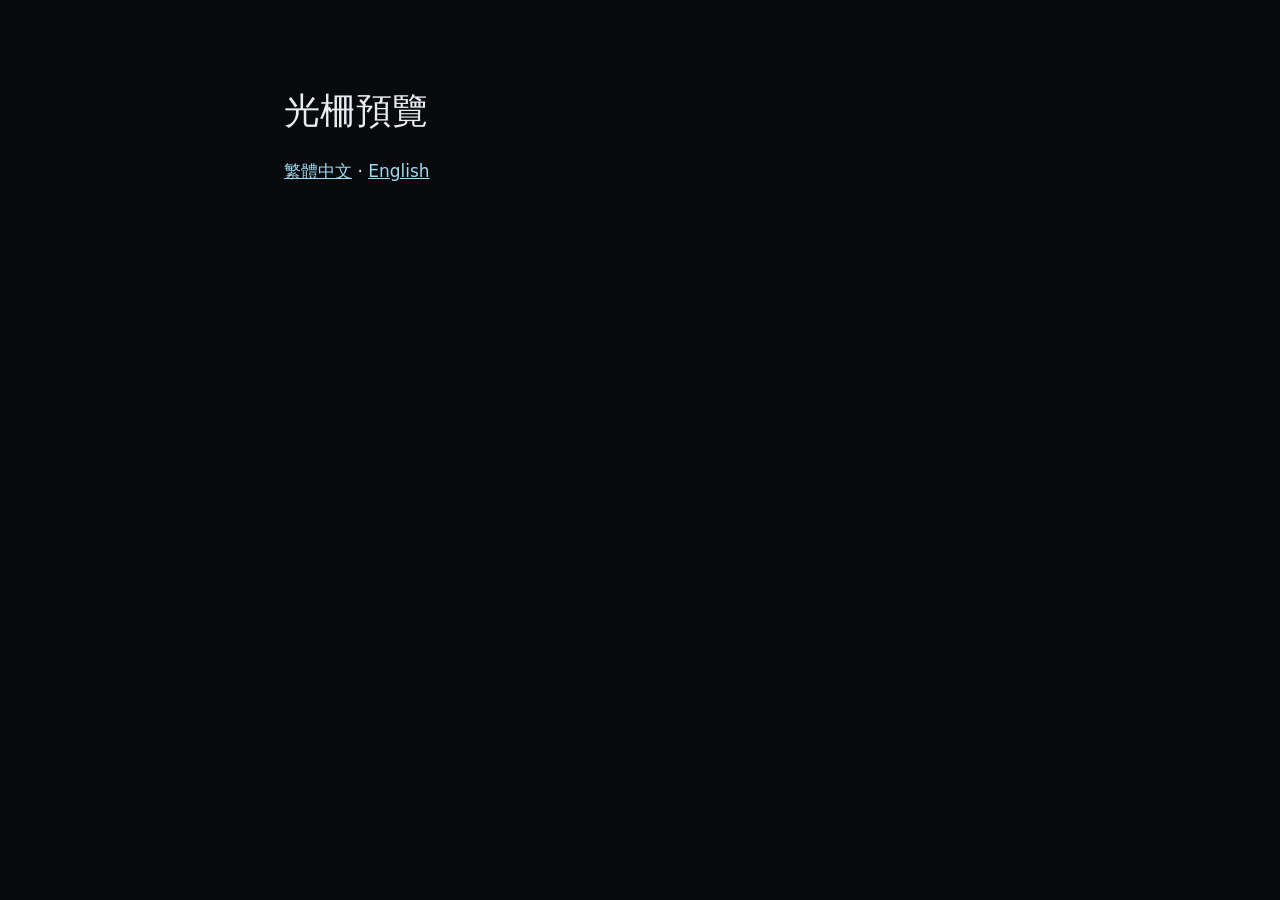
<file: index.html>
<!doctype html><html lang="zh-Hant"><meta charset="utf-8"><meta name="viewport" content="width=device-width,initial-scale=1"><title>光柵預覽 · 支援</title><link rel="stylesheet" href="style.css"><main><h1>光柵預覽</h1><p><a href="zh-Hant/support.html">繁體中文</a> · <a href="en/support.html">English</a></p></main></html>
</file>
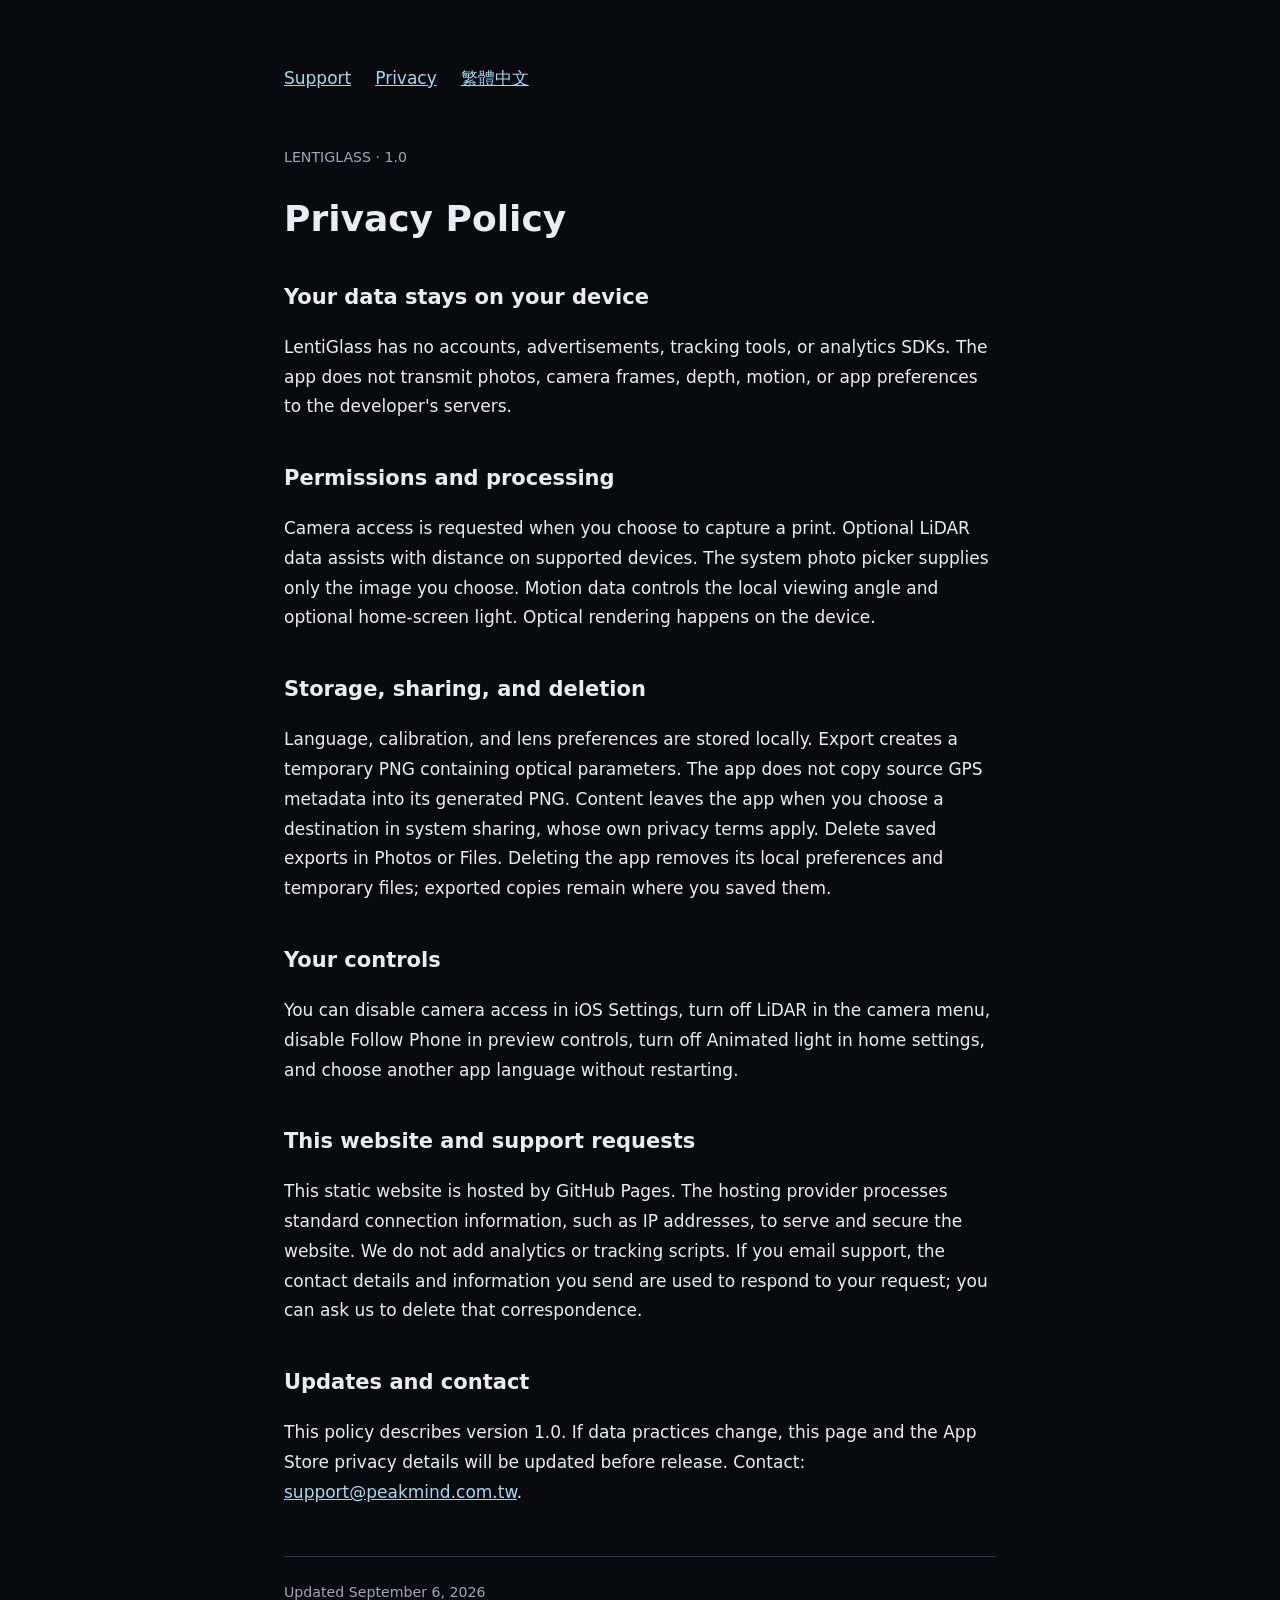
<file: en/privacy.html>
<!doctype html><html lang="en"><head><meta charset="utf-8"><meta name="viewport" content="width=device-width,initial-scale=1"><title>Privacy Policy · LentiGlass</title><link rel="stylesheet" href="../style.css"></head><body><main><nav><a href="support.html">Support</a><a href="privacy.html">Privacy</a><a href="../zh-Hant/privacy.html">繁體中文</a></nav><small>LENTIGLASS · 1.0</small><h1>Privacy Policy</h1><h2>Your data stays on your device</h2><p>LentiGlass has no accounts, advertisements, tracking tools, or analytics SDKs. The app does not transmit photos, camera frames, depth, motion, or app preferences to the developer&#x27;s servers.</p><h2>Permissions and processing</h2><p>Camera access is requested when you choose to capture a print. Optional LiDAR data assists with distance on supported devices. The system photo picker supplies only the image you choose. Motion data controls the local viewing angle and optional home-screen light. Optical rendering happens on the device.</p><h2>Storage, sharing, and deletion</h2><p>Language, calibration, and lens preferences are stored locally. Export creates a temporary PNG containing optical parameters. The app does not copy source GPS metadata into its generated PNG. Content leaves the app when you choose a destination in system sharing, whose own privacy terms apply. Delete saved exports in Photos or Files. Deleting the app removes its local preferences and temporary files; exported copies remain where you saved them.</p><h2>Your controls</h2><p>You can disable camera access in iOS Settings, turn off LiDAR in the camera menu, disable Follow Phone in preview controls, turn off Animated light in home settings, and choose another app language without restarting.</p><h2>This website and support requests</h2><p>This static website is hosted by GitHub Pages. The hosting provider processes standard connection information, such as IP addresses, to serve and secure the website. We do not add analytics or tracking scripts. If you email support, the contact details and information you send are used to respond to your request; you can ask us to delete that correspondence.</p><h2>Updates and contact</h2><p>This policy describes version 1.0. If data practices change, this page and the App Store privacy details will be updated before release. Contact: <a href="mailto:support@peakmind.com.tw">support@peakmind.com.tw</a>.</p><footer><small>Updated September 6, 2026</small></footer></main></body></html>
</file>
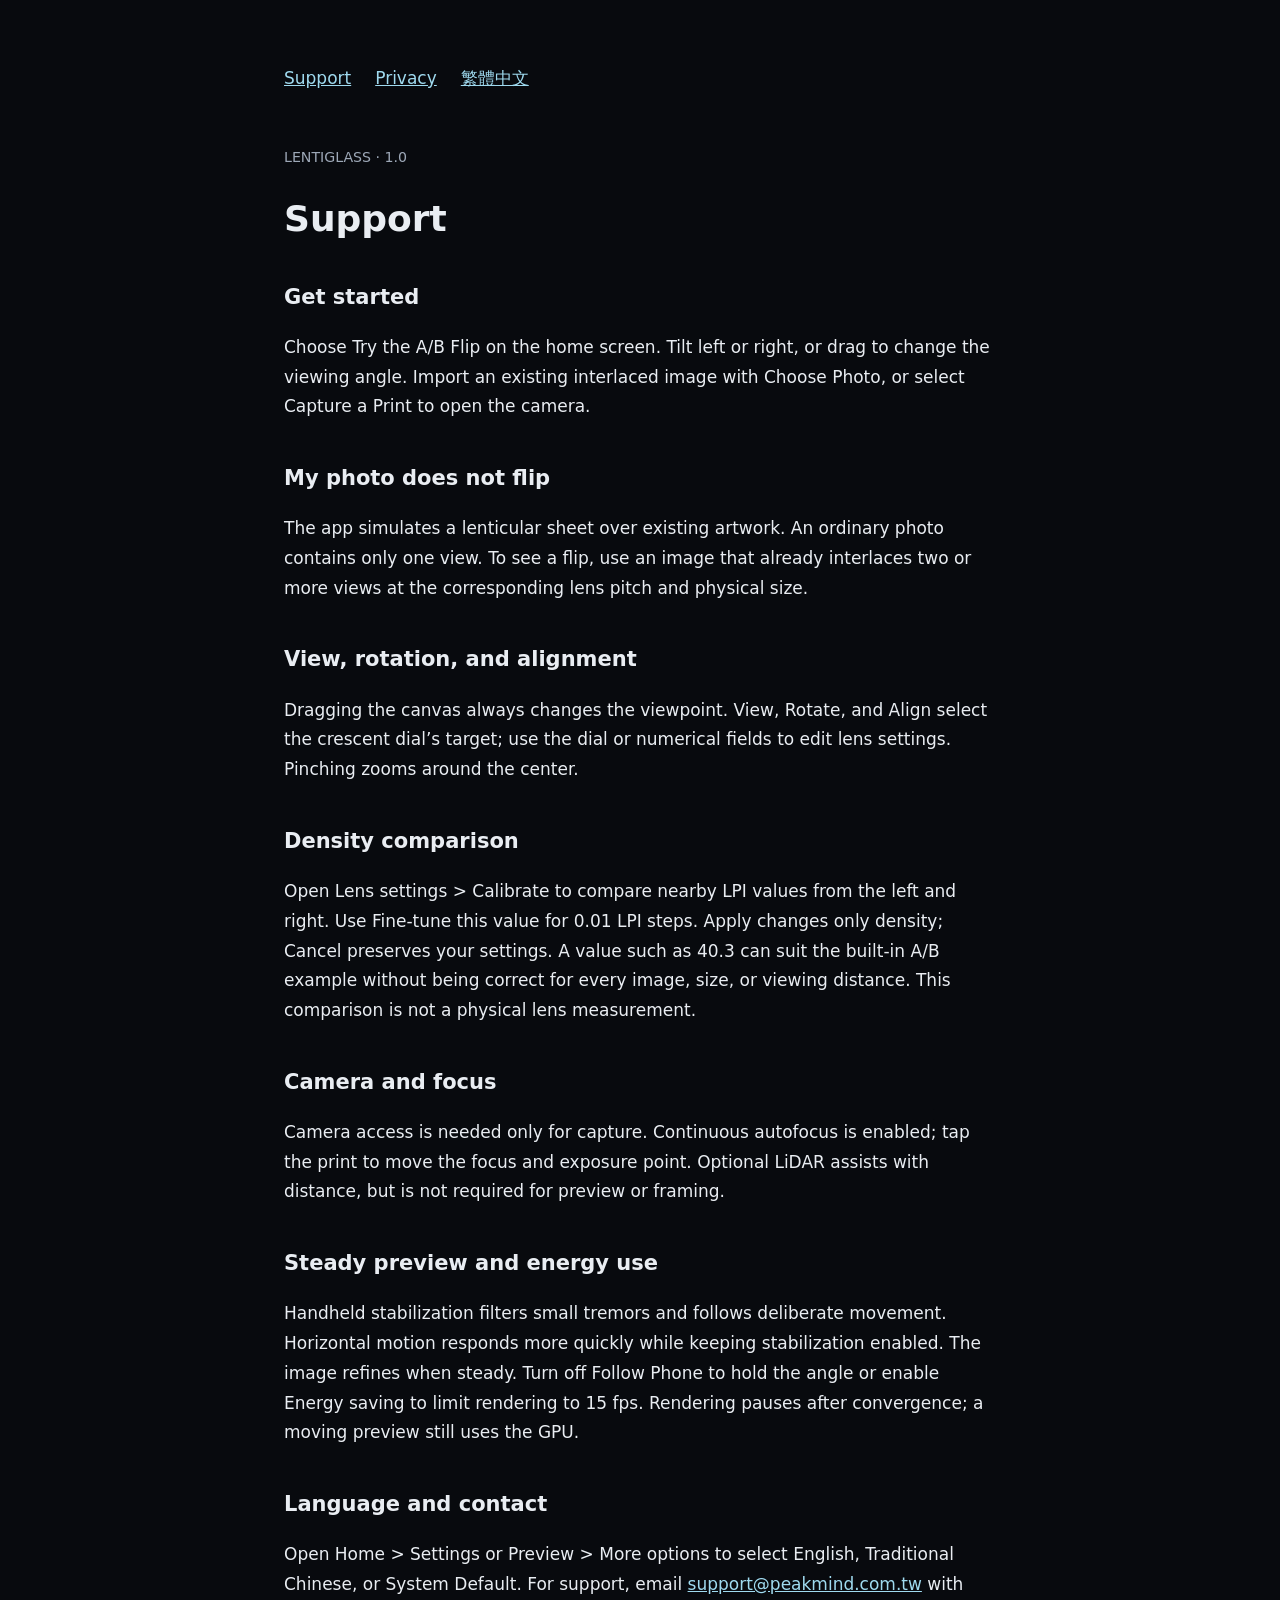
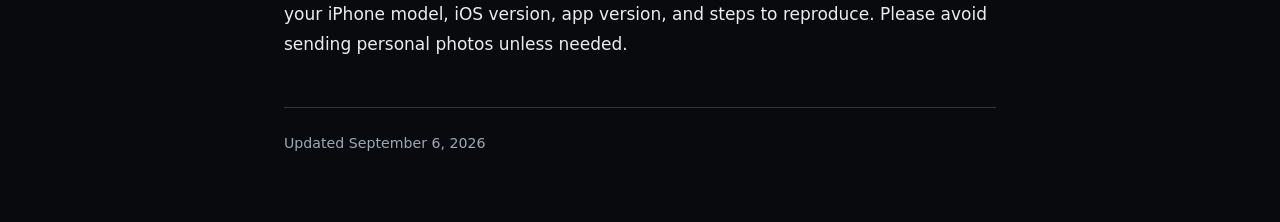
<file: en/support.html>
<!doctype html><html lang="en"><head><meta charset="utf-8"><meta name="viewport" content="width=device-width,initial-scale=1"><title>Support · LentiGlass</title><link rel="stylesheet" href="../style.css"></head><body><main><nav><a href="support.html">Support</a><a href="privacy.html">Privacy</a><a href="../zh-Hant/support.html">繁體中文</a></nav><small>LENTIGLASS · 1.0</small><h1>Support</h1><h2>Get started</h2><p>Choose Try the A/B Flip on the home screen. Tilt left or right, or drag to change the viewing angle. Import an existing interlaced image with Choose Photo, or select Capture a Print to open the camera.</p><h2>My photo does not flip</h2><p>The app simulates a lenticular sheet over existing artwork. An ordinary photo contains only one view. To see a flip, use an image that already interlaces two or more views at the corresponding lens pitch and physical size.</p><h2>View, rotation, and alignment</h2><p>Dragging the canvas always changes the viewpoint. View, Rotate, and Align select the crescent dial’s target; use the dial or numerical fields to edit lens settings. Pinching zooms around the center.</p><h2>Density comparison</h2><p>Open Lens settings &gt; Calibrate to compare nearby LPI values from the left and right. Use Fine-tune this value for 0.01 LPI steps. Apply changes only density; Cancel preserves your settings. A value such as 40.3 can suit the built-in A/B example without being correct for every image, size, or viewing distance. This comparison is not a physical lens measurement.</p><h2>Camera and focus</h2><p>Camera access is needed only for capture. Continuous autofocus is enabled; tap the print to move the focus and exposure point. Optional LiDAR assists with distance, but is not required for preview or framing.</p><h2>Steady preview and energy use</h2><p>Handheld stabilization filters small tremors and follows deliberate movement. Horizontal motion responds more quickly while keeping stabilization enabled. The image refines when steady. Turn off Follow Phone to hold the angle or enable Energy saving to limit rendering to 15 fps. Rendering pauses after convergence; a moving preview still uses the GPU.</p><h2>Language and contact</h2><p>Open Home &gt; Settings or Preview &gt; More options to select English, Traditional Chinese, or System Default. For support, email <a href="mailto:support@peakmind.com.tw">support@peakmind.com.tw</a> with your iPhone model, iOS version, app version, and steps to reproduce. Please avoid sending personal photos unless needed.</p><footer><small>Updated September 6, 2026</small></footer></main></body></html>
</file>
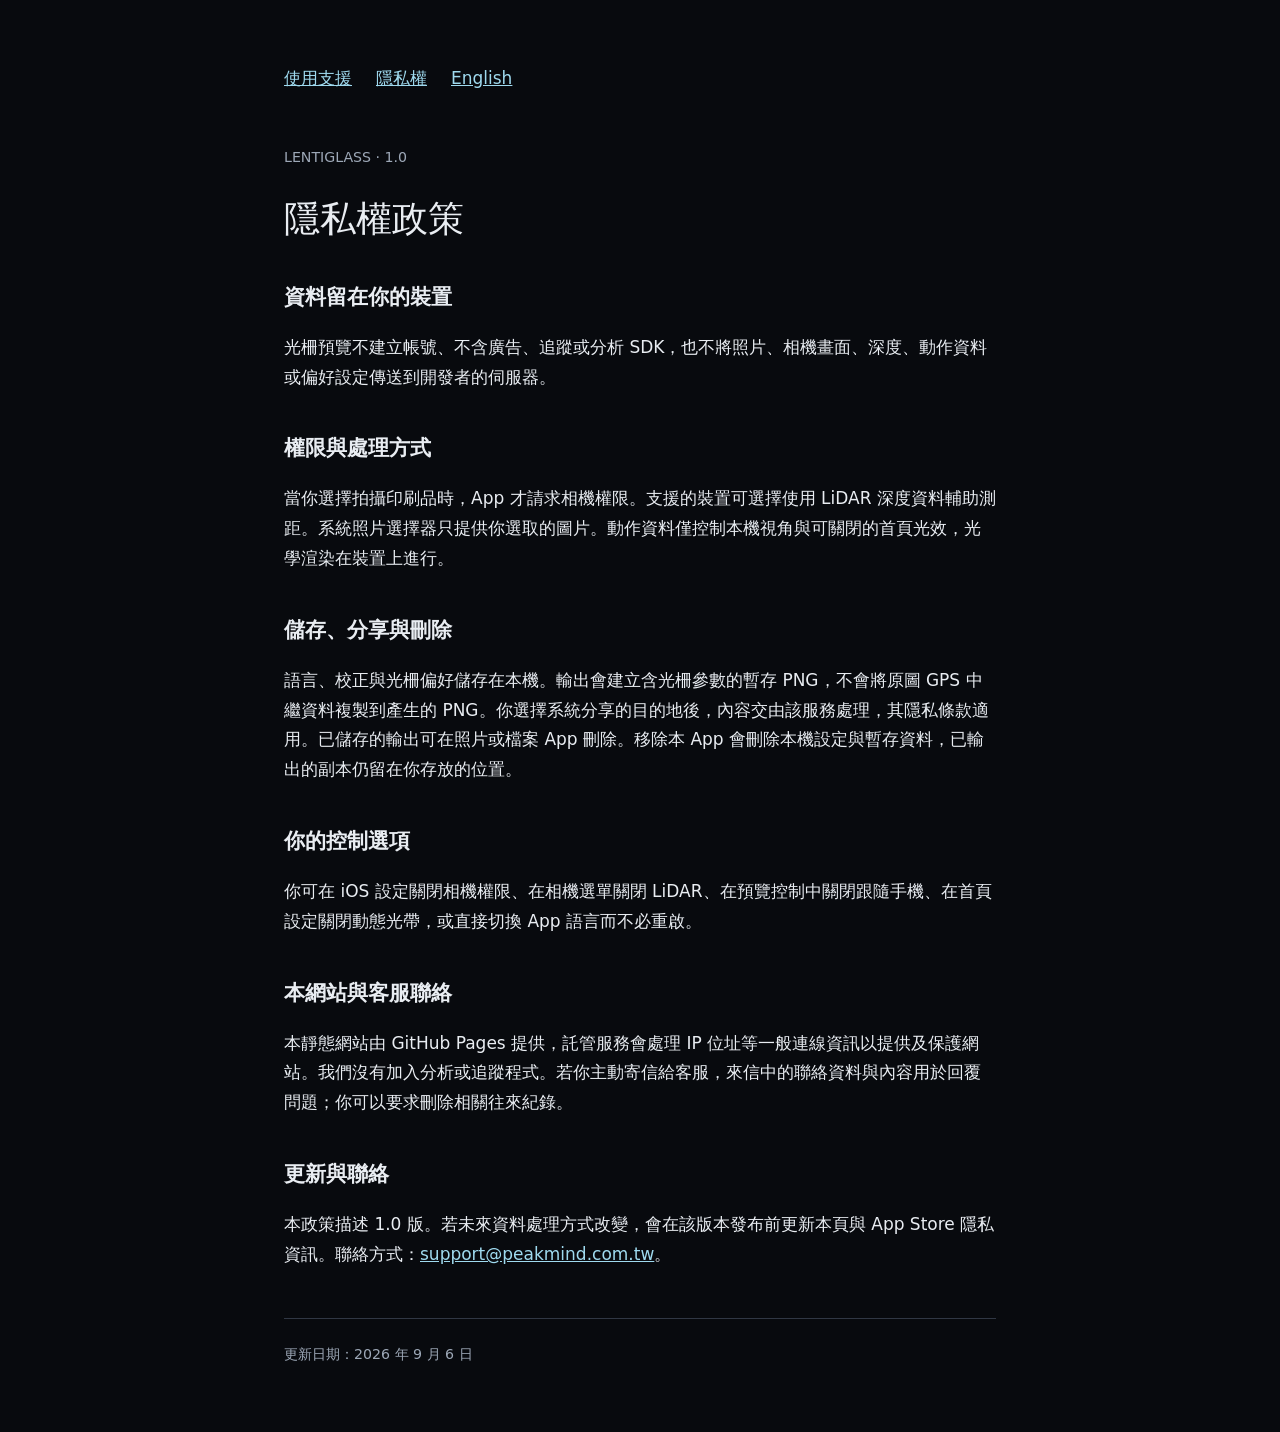
<file: zh-Hant/privacy.html>
<!doctype html><html lang="zh-Hant"><head><meta charset="utf-8"><meta name="viewport" content="width=device-width,initial-scale=1"><title>隱私權政策 · LentiGlass</title><link rel="stylesheet" href="../style.css"></head><body><main><nav><a href="support.html">使用支援</a><a href="privacy.html">隱私權</a><a href="../en/privacy.html">English</a></nav><small>LENTIGLASS · 1.0</small><h1>隱私權政策</h1><h2>資料留在你的裝置</h2><p>光柵預覽不建立帳號、不含廣告、追蹤或分析 SDK，也不將照片、相機畫面、深度、動作資料或偏好設定傳送到開發者的伺服器。</p><h2>權限與處理方式</h2><p>當你選擇拍攝印刷品時，App 才請求相機權限。支援的裝置可選擇使用 LiDAR 深度資料輔助測距。系統照片選擇器只提供你選取的圖片。動作資料僅控制本機視角與可關閉的首頁光效，光學渲染在裝置上進行。</p><h2>儲存、分享與刪除</h2><p>語言、校正與光柵偏好儲存在本機。輸出會建立含光柵參數的暫存 PNG，不會將原圖 GPS 中繼資料複製到產生的 PNG。你選擇系統分享的目的地後，內容交由該服務處理，其隱私條款適用。已儲存的輸出可在照片或檔案 App 刪除。移除本 App 會刪除本機設定與暫存資料，已輸出的副本仍留在你存放的位置。</p><h2>你的控制選項</h2><p>你可在 iOS 設定關閉相機權限、在相機選單關閉 LiDAR、在預覽控制中關閉跟隨手機、在首頁設定關閉動態光帶，或直接切換 App 語言而不必重啟。</p><h2>本網站與客服聯絡</h2><p>本靜態網站由 GitHub Pages 提供，託管服務會處理 IP 位址等一般連線資訊以提供及保護網站。我們沒有加入分析或追蹤程式。若你主動寄信給客服，來信中的聯絡資料與內容用於回覆問題；你可以要求刪除相關往來紀錄。</p><h2>更新與聯絡</h2><p>本政策描述 1.0 版。若未來資料處理方式改變，會在該版本發布前更新本頁與 App Store 隱私資訊。聯絡方式：<a href="mailto:support@peakmind.com.tw">support@peakmind.com.tw</a>。</p><footer><small>更新日期：2026 年 9 月 6 日</small></footer></main></body></html>
</file>
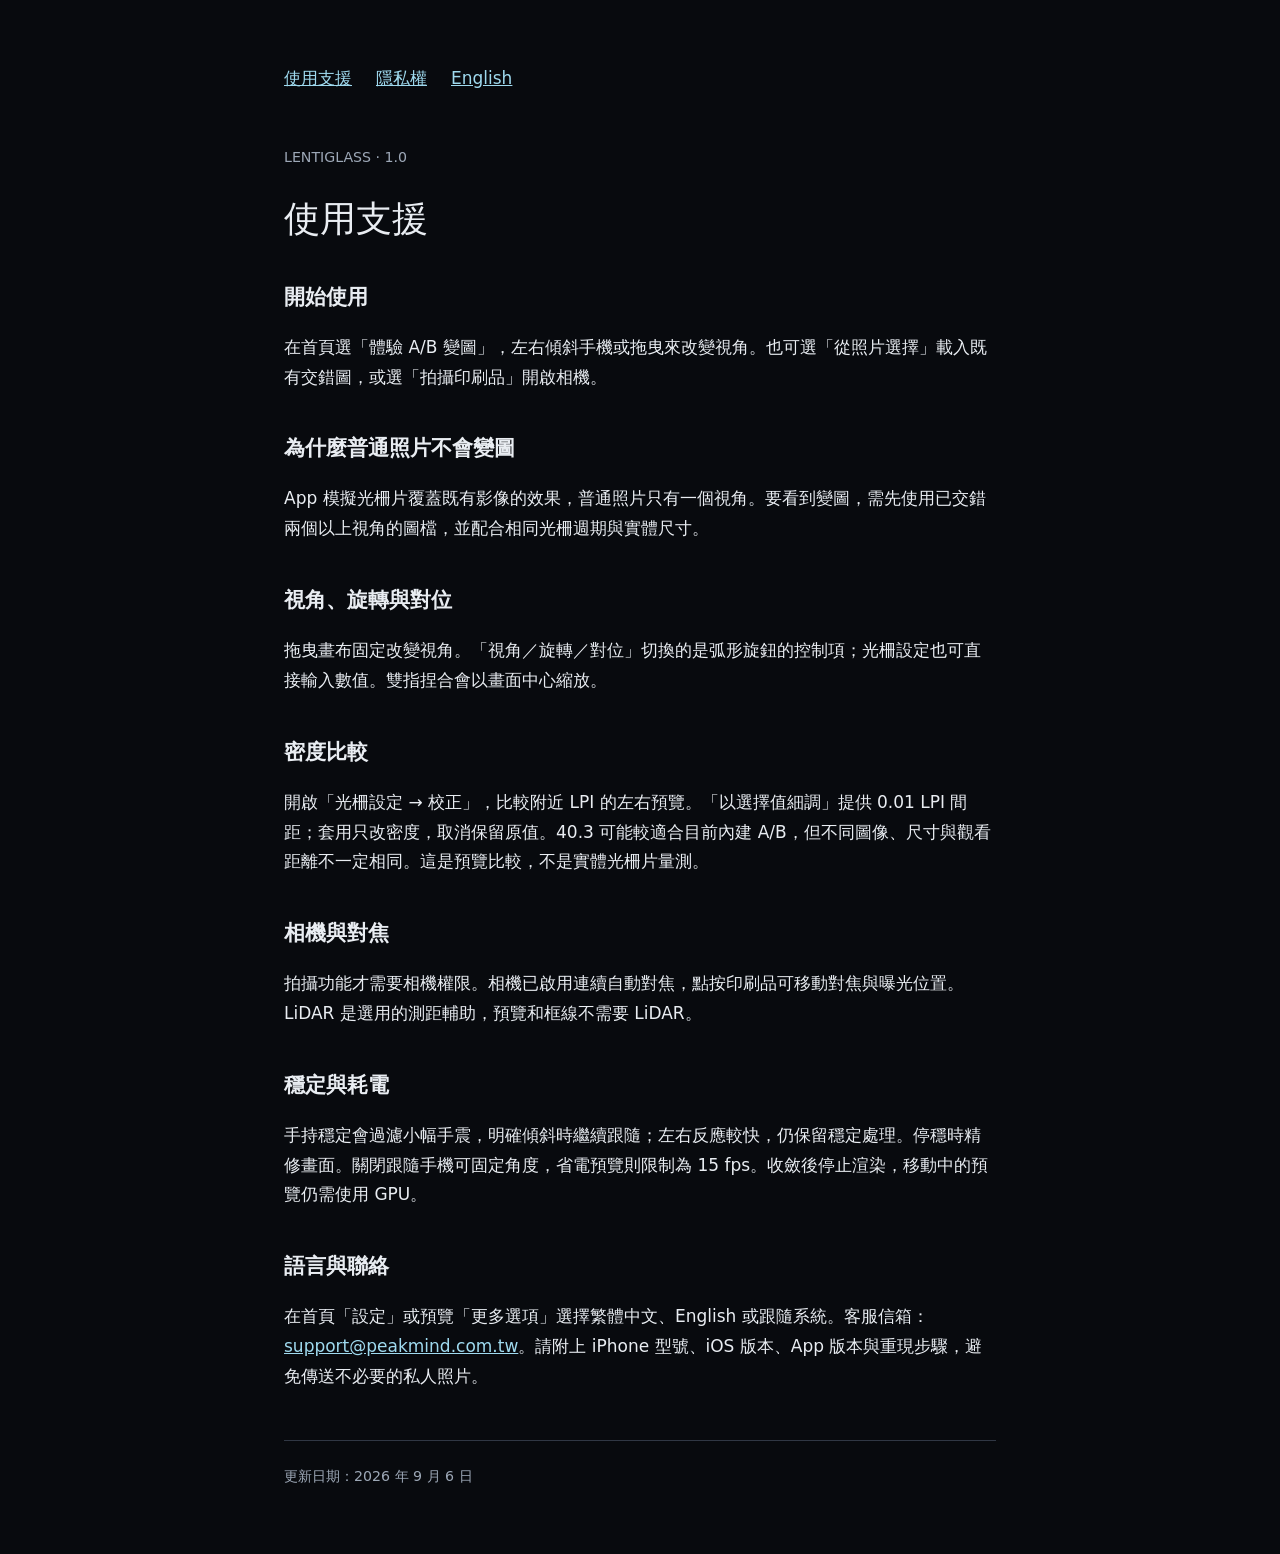
<file: zh-Hant/support.html>
<!doctype html><html lang="zh-Hant"><head><meta charset="utf-8"><meta name="viewport" content="width=device-width,initial-scale=1"><title>使用支援 · LentiGlass</title><link rel="stylesheet" href="../style.css"></head><body><main><nav><a href="support.html">使用支援</a><a href="privacy.html">隱私權</a><a href="../en/support.html">English</a></nav><small>LENTIGLASS · 1.0</small><h1>使用支援</h1><h2>開始使用</h2><p>在首頁選「體驗 A/B 變圖」，左右傾斜手機或拖曳來改變視角。也可選「從照片選擇」載入既有交錯圖，或選「拍攝印刷品」開啟相機。</p><h2>為什麼普通照片不會變圖</h2><p>App 模擬光柵片覆蓋既有影像的效果，普通照片只有一個視角。要看到變圖，需先使用已交錯兩個以上視角的圖檔，並配合相同光柵週期與實體尺寸。</p><h2>視角、旋轉與對位</h2><p>拖曳畫布固定改變視角。「視角／旋轉／對位」切換的是弧形旋鈕的控制項；光柵設定也可直接輸入數值。雙指捏合會以畫面中心縮放。</p><h2>密度比較</h2><p>開啟「光柵設定 → 校正」，比較附近 LPI 的左右預覽。「以選擇值細調」提供 0.01 LPI 間距；套用只改密度，取消保留原值。40.3 可能較適合目前內建 A/B，但不同圖像、尺寸與觀看距離不一定相同。這是預覽比較，不是實體光柵片量測。</p><h2>相機與對焦</h2><p>拍攝功能才需要相機權限。相機已啟用連續自動對焦，點按印刷品可移動對焦與曝光位置。LiDAR 是選用的測距輔助，預覽和框線不需要 LiDAR。</p><h2>穩定與耗電</h2><p>手持穩定會過濾小幅手震，明確傾斜時繼續跟隨；左右反應較快，仍保留穩定處理。停穩時精修畫面。關閉跟隨手機可固定角度，省電預覽則限制為 15 fps。收斂後停止渲染，移動中的預覽仍需使用 GPU。</p><h2>語言與聯絡</h2><p>在首頁「設定」或預覽「更多選項」選擇繁體中文、English 或跟隨系統。客服信箱：<a href="mailto:support@peakmind.com.tw">support@peakmind.com.tw</a>。請附上 iPhone 型號、iOS 版本、App 版本與重現步驟，避免傳送不必要的私人照片。</p><footer><small>更新日期：2026 年 9 月 6 日</small></footer></main></body></html>
</file>
<file: style.css>
*{box-sizing:border-box}body{margin:0;background:#080a0e;color:#e9edf2;font:17px/1.75 system-ui,-apple-system,sans-serif}main{max-width:760px;margin:auto;padding:64px 24px}nav{display:flex;gap:24px;margin-bottom:48px}a{color:#9fdaef}h1{font-size:36px;line-height:1.25;font-weight:550}h2{font-size:21px;margin-top:38px}small{color:#9da8b7}.notice{padding:16px 20px;border:1px solid #525763;border-radius:20px;color:#ced2dc}footer{margin-top:48px;padding-top:20px;border-top:1px solid #303744}
</file>
